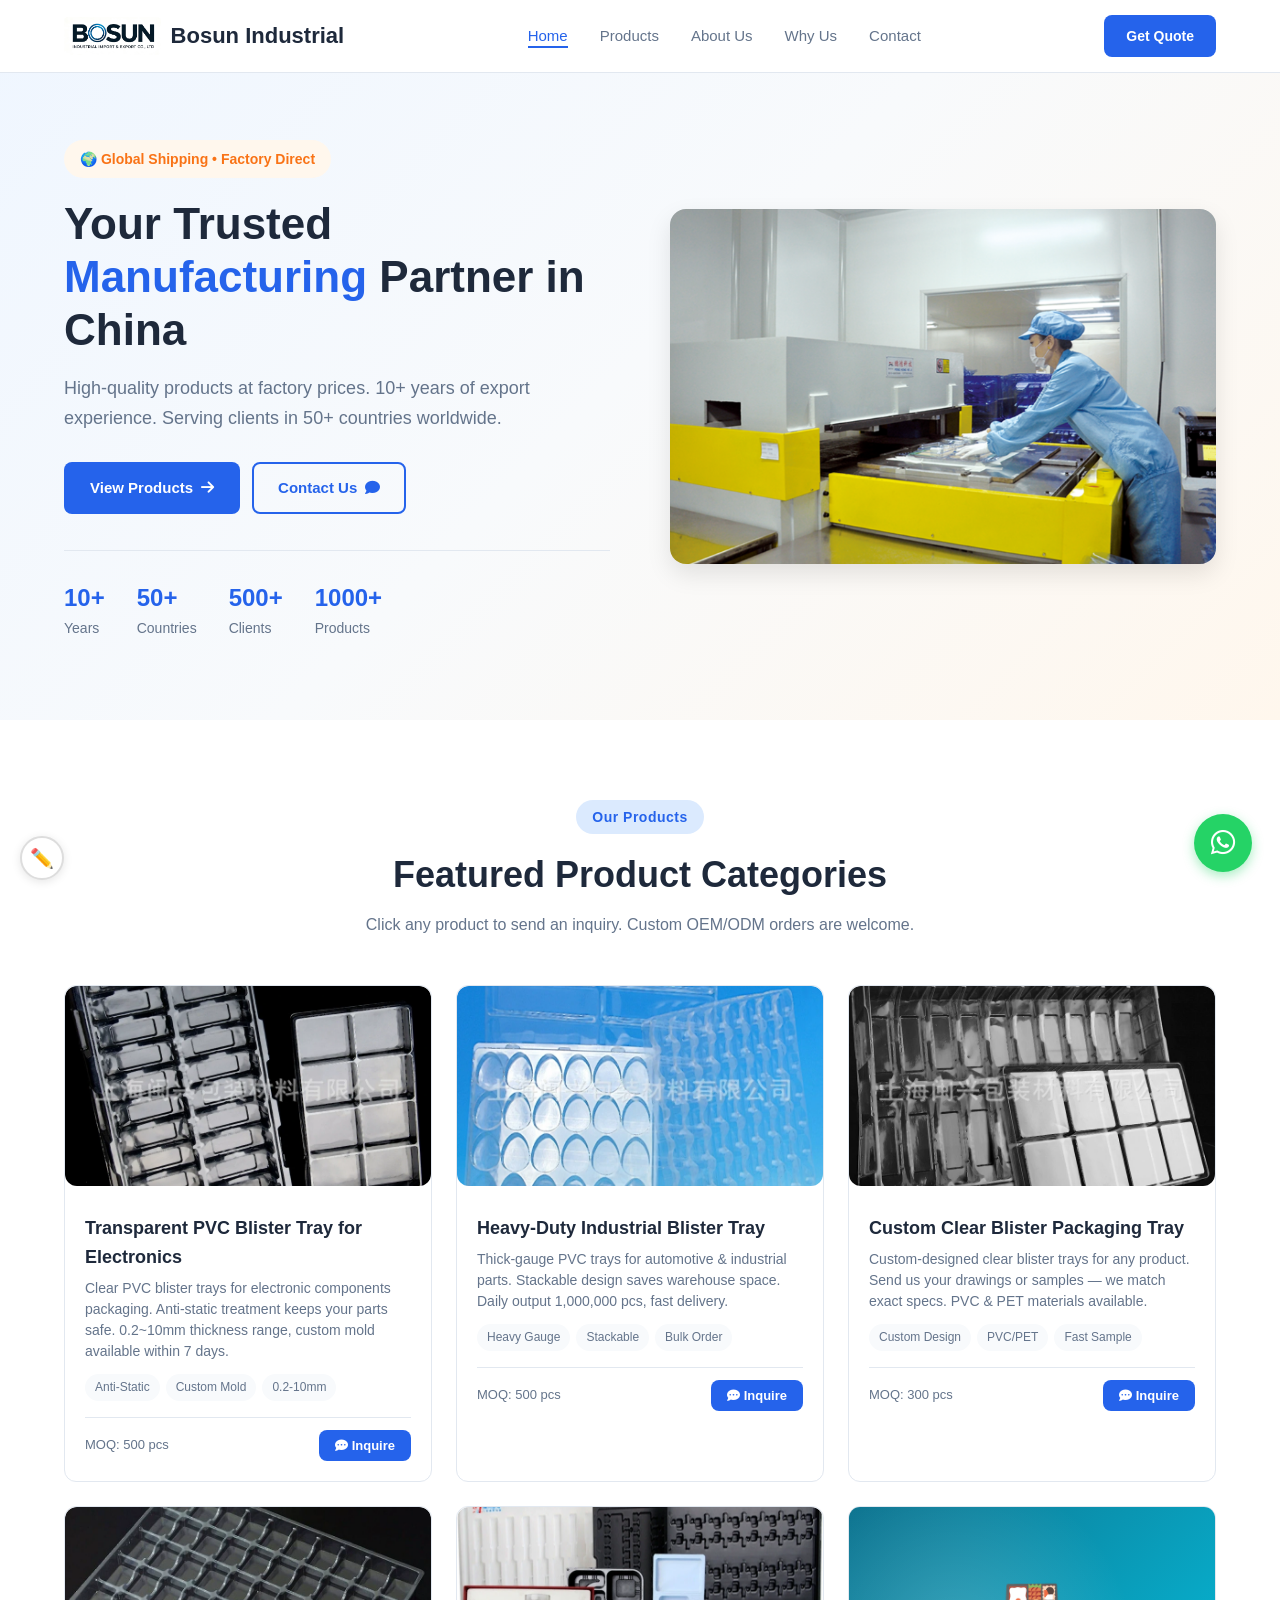
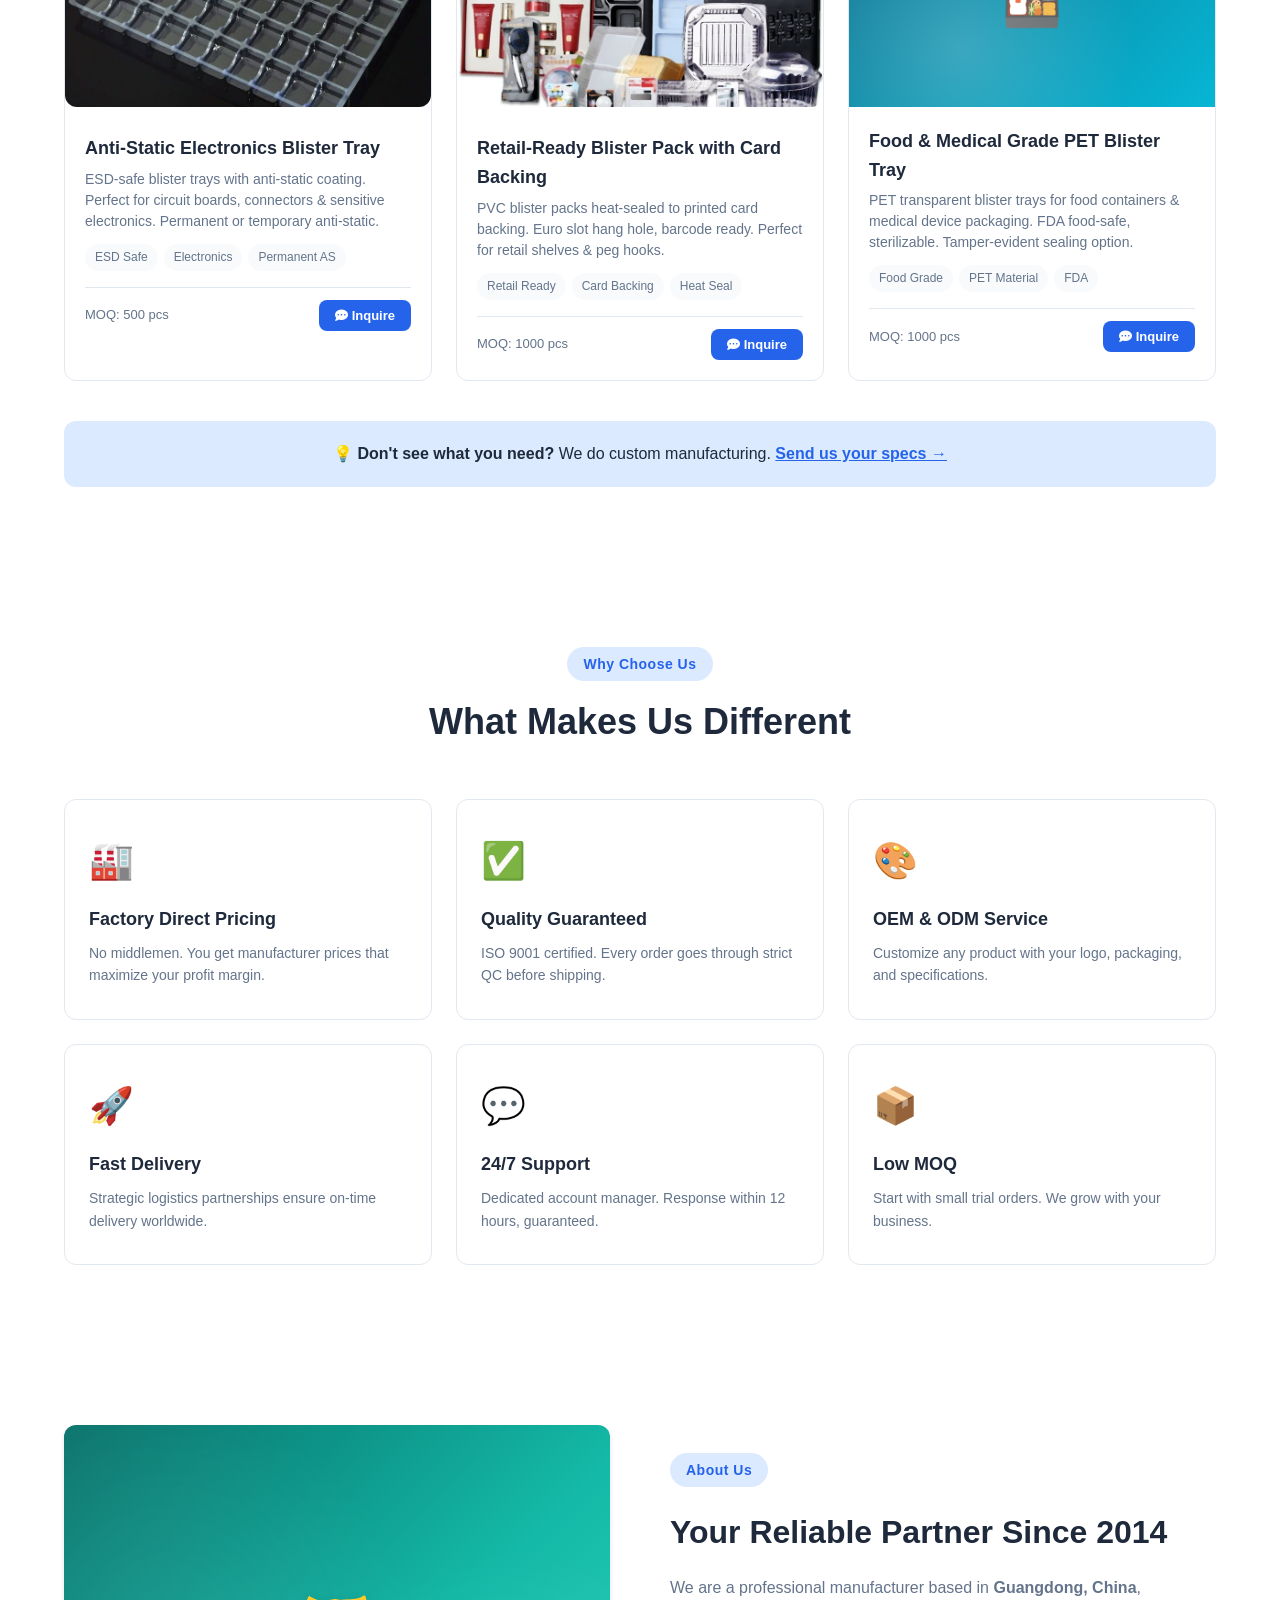
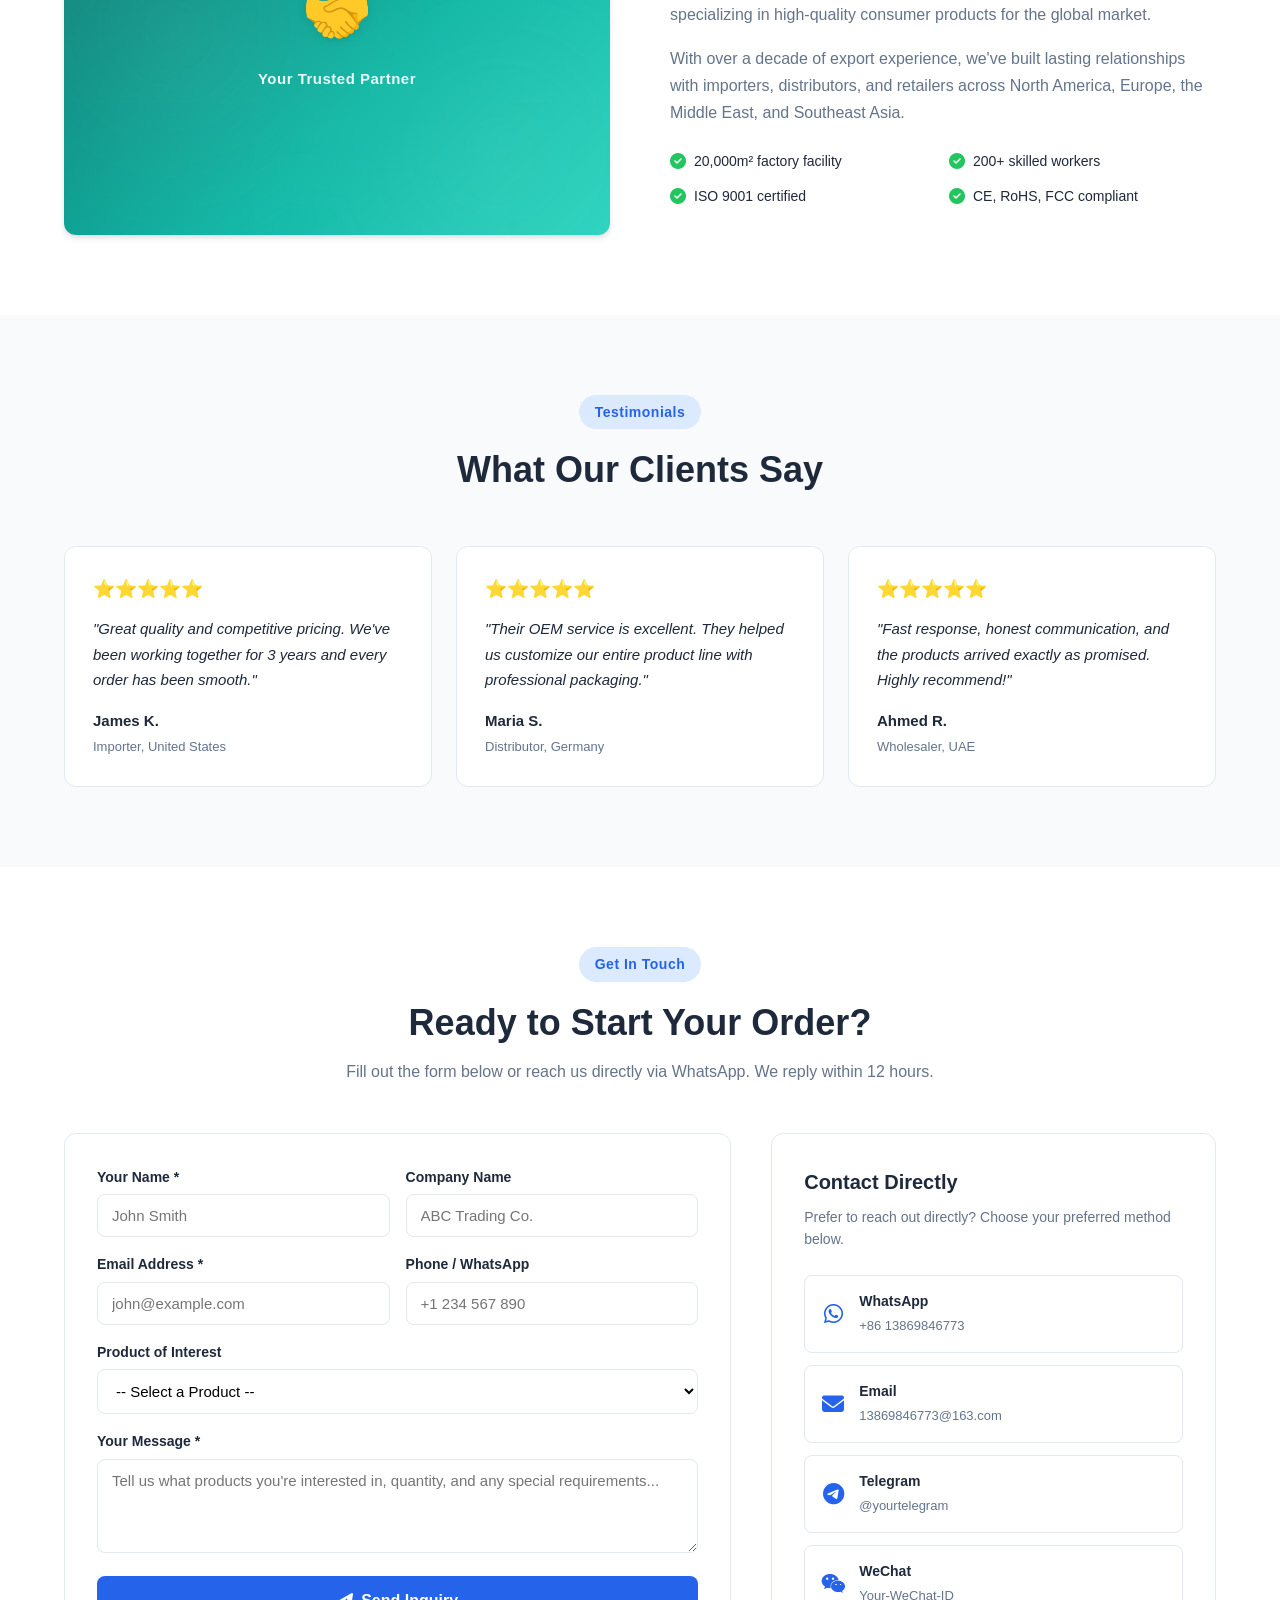
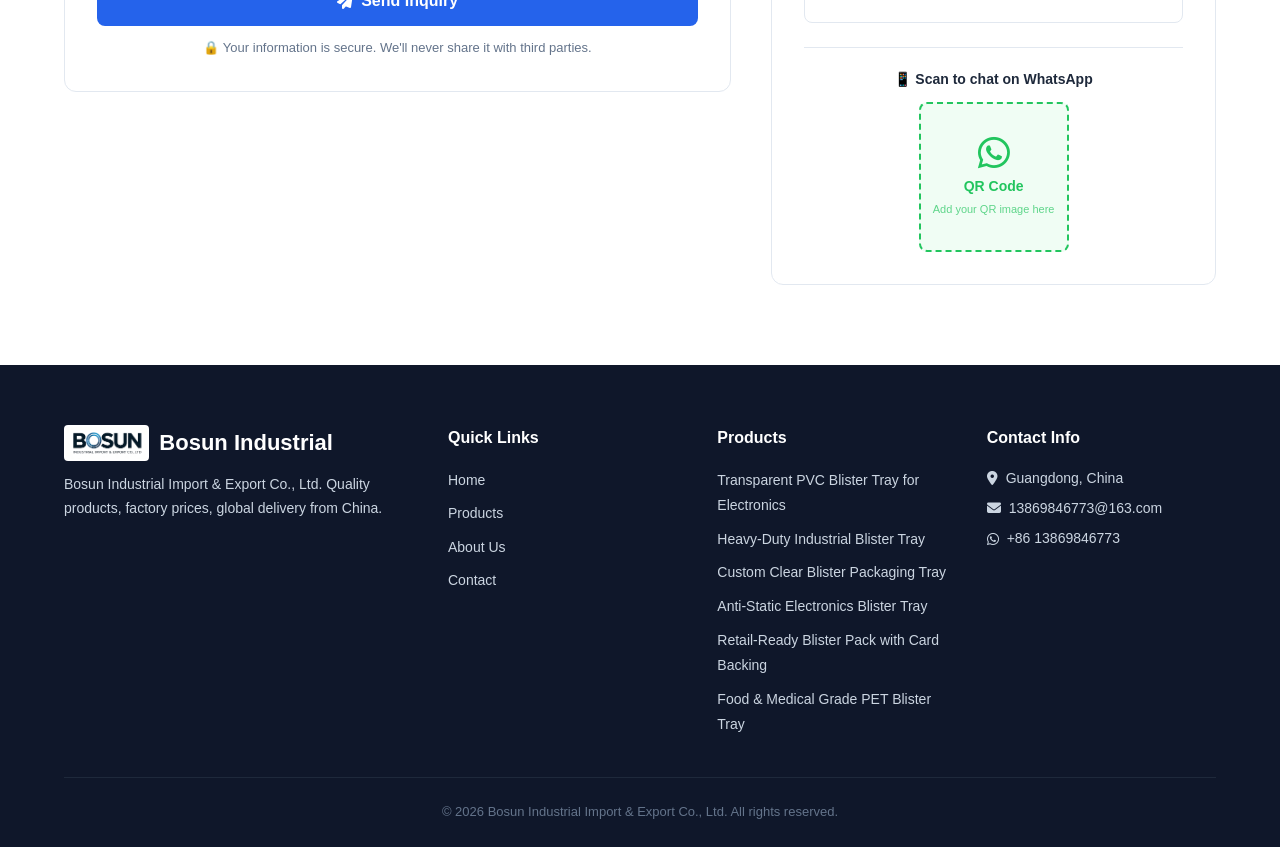
<file: index.html>
<!DOCTYPE html>
<html lang="en">
<head>
    <meta charset="UTF-8">
    <meta name="viewport" content="width=device-width, initial-scale=1.0">
    <meta name="description" content="Bosun Industrial - Professional manufacturer and supplier. Factory direct price, global shipping from China.">
    <title>Bosun Industrial Import & Export Co., Ltd</title>
    <link rel="stylesheet" href="css/style.css?v=20260721">
    <!-- Font Awesome - bootcdn for China access -->
    <link rel="stylesheet" href="https://cdn.bootcdn.net/ajax/libs/font-awesome/6.5.1/css/all.min.css">
</head>
<body>

    <!-- ========== Header / Navigation ========== -->
    <header class="header">
        <nav class="nav container">
            <a href="#" class="logo"><img src="images/LOGO.png" alt="Bosun Industrial" class="logo-img" data-editable-img="logo"> Bosun Industrial</a>
            <ul class="nav-menu" id="navMenu">
                <li><a href="#home" class="nav-link active">Home</a></li>
                <li><a href="#products" class="nav-link">Products</a></li>
                <li><a href="#about" class="nav-link">About Us</a></li>
                <li><a href="#why-us" class="nav-link">Why Us</a></li>
                <li><a href="#contact" class="nav-link">Contact</a></li>
            </ul>
            <a href="#contact" class="btn btn-primary nav-cta">Get Quote</a>
            <button class="hamburger" id="hamburger" aria-label="Menu">
                <span></span><span></span><span></span>
            </button>
        </nav>
    </header>

    <!-- ========== Hero Section ========== -->
    <section class="hero" id="home">
        <div class="container hero-content">
            <div class="hero-text">
                <span class="hero-badge" data-editable="">🌍 Global Shipping • Factory Direct</span>
                <h1 data-editable="">Your Trusted <span class="highlight">Manufacturing</span> Partner in China</h1>
                <p data-editable="">High-quality products at factory prices. 10+ years of export experience. Serving clients in 50+ countries worldwide.</p>
                <div class="hero-buttons">
                    <a href="#products" class="btn btn-primary">View Products <i class="fas fa-arrow-right"></i></a>
                    <a href="#contact" class="btn btn-outline">Contact Us <i class="fas fa-comment"></i></a>
                </div>
                <div class="hero-stats">
                    <div class="stat"><strong data-editable="">10+</strong> <span data-editable="">Years</span></div>
                    <div class="stat"><strong data-editable="">50+</strong> <span data-editable="">Countries</span></div>
                    <div class="stat"><strong data-editable="">500+</strong> <span data-editable="">Clients</span></div>
                    <div class="stat"><strong data-editable="">1000+</strong> <span data-editable="">Products</span></div>
                </div>
            </div>
            <div class="hero-image">
                <img src="images/2026721.png" alt="Bosun Industrial Factory" data-editable-img="hero-image" style="width:100%;border-radius:16px;box-shadow:0 10px 25px rgba(0,0,0,0.1);">
            </div>
        </div>
    </section>

    <!-- ========== Products Section ========== -->
    <section class="products section" id="products">
        <div class="container">
            <div class="section-header">
                <span class="section-tag" data-editable="">Our Products</span>
                <h2 data-editable="">Featured Product Categories</h2>
                <p data-editable="">Click any product to send an inquiry. Custom OEM/ODM orders are welcome.</p>
            </div>

            <div class="product-grid" id="productGrid">
                <!-- Product cards rendered by JS -->
            </div>

            <div class="products-note">
                <p>💡 <strong>Don't see what you need?</strong> We do custom manufacturing. <a href="#contact">Send us your specs →</a></p>
            </div>
        </div>
    </section>

    <!-- ========== Why Us Section ========== -->
    <section class="why-us section" id="why-us">
        <div class="container">
            <div class="section-header">
                <span class="section-tag" data-editable="">Why Choose Us</span>
                <h2 data-editable="">What Makes Us Different</h2>
            </div>
            <div class="features-grid">
                <div class="feature-card">
                    <div class="feature-icon">🏭</div>
                    <h3 data-editable="">Factory Direct Pricing</h3>
                    <p data-editable="">No middlemen. You get manufacturer prices that maximize your profit margin.</p>
                </div>
                <div class="feature-card">
                    <div class="feature-icon">✅</div>
                    <h3 data-editable="">Quality Guaranteed</h3>
                    <p data-editable="">ISO 9001 certified. Every order goes through strict QC before shipping.</p>
                </div>
                <div class="feature-card">
                    <div class="feature-icon">🎨</div>
                    <h3 data-editable="">OEM & ODM Service</h3>
                    <p data-editable="">Customize any product with your logo, packaging, and specifications.</p>
                </div>
                <div class="feature-card">
                    <div class="feature-icon">🚀</div>
                    <h3 data-editable="">Fast Delivery</h3>
                    <p data-editable="">Strategic logistics partnerships ensure on-time delivery worldwide.</p>
                </div>
                <div class="feature-card">
                    <div class="feature-icon">💬</div>
                    <h3 data-editable="">24/7 Support</h3>
                    <p data-editable="">Dedicated account manager. Response within 12 hours, guaranteed.</p>
                </div>
                <div class="feature-card">
                    <div class="feature-icon">📦</div>
                    <h3 data-editable="">Low MOQ</h3>
                    <p data-editable="">Start with small trial orders. We grow with your business.</p>
                </div>
            </div>
        </div>
    </section>

    <!-- ========== About Section ========== -->
    <section class="about section" id="about">
        <div class="container">
            <div class="about-grid">
                <div class="about-image">
                    <div class="img-placeholder team-bg" data-editable-img="about-image">
                        <div class="placeholder-icon">🤝</div>
                        <span>Your Trusted Partner</span>
                    </div>
                </div>
                <div class="about-text">
                    <span class="section-tag" data-editable="">About Us</span>
                    <h2 data-editable="">Your Reliable Partner Since 2014</h2>
                    <p data-editable="">We are a professional manufacturer based in <strong>Guangdong, China</strong>, specializing in high-quality consumer products for the global market.</p>
                    <p data-editable="">With over a decade of export experience, we've built lasting relationships with importers, distributors, and retailers across North America, Europe, the Middle East, and Southeast Asia.</p>
                    <div class="about-highlights">
                        <div><i class="fas fa-check-circle"></i> 20,000m² factory facility</div>
                        <div><i class="fas fa-check-circle"></i> 200+ skilled workers</div>
                        <div><i class="fas fa-check-circle"></i> ISO 9001 certified</div>
                        <div><i class="fas fa-check-circle"></i> CE, RoHS, FCC compliant</div>
                    </div>
                </div>
            </div>
        </div>
    </section>

    <!-- ========== Testimonials ========== -->
    <section class="testimonials section">
        <div class="container">
            <div class="section-header">
                <span class="section-tag" data-editable="">Testimonials</span>
                <h2 data-editable="">What Our Clients Say</h2>
            </div>
            <div class="testimonial-grid">
                <div class="testimonial-card">
                    <div class="stars">⭐⭐⭐⭐⭐</div>
                    <p data-editable="">"Great quality and competitive pricing. We've been working together for 3 years and every order has been smooth."</p>
                    <div class="client">
                        <strong data-editable="">James K.</strong>
                        <span data-editable="">Importer, United States</span>
                    </div>
                </div>
                <div class="testimonial-card">
                    <div class="stars">⭐⭐⭐⭐⭐</div>
                    <p data-editable="">"Their OEM service is excellent. They helped us customize our entire product line with professional packaging."</p>
                    <div class="client">
                        <strong data-editable="">Maria S.</strong>
                        <span data-editable="">Distributor, Germany</span>
                    </div>
                </div>
                <div class="testimonial-card">
                    <div class="stars">⭐⭐⭐⭐⭐</div>
                    <p data-editable="">"Fast response, honest communication, and the products arrived exactly as promised. Highly recommend!"</p>
                    <div class="client">
                        <strong data-editable="">Ahmed R.</strong>
                        <span data-editable="">Wholesaler, UAE</span>
                    </div>
                </div>
            </div>
        </div>
    </section>

    <!-- ========== Contact Section ========== -->
    <section class="contact section" id="contact">
        <div class="container">
            <div class="section-header">
                <span class="section-tag" data-editable="">Get In Touch</span>
                <h2 data-editable="">Ready to Start Your Order?</h2>
                <p data-editable="">Fill out the form below or reach us directly via WhatsApp. We reply within 12 hours.</p>
            </div>

            <div class="contact-grid">
                <!-- Contact Form -->
                <form class="contact-form" id="contactForm">
                    <div class="form-row">
                        <div class="form-group">
                            <label for="name">Your Name *</label>
                            <input type="text" id="name" name="name" placeholder="John Smith" required>
                        </div>
                        <div class="form-group">
                            <label for="company">Company Name</label>
                            <input type="text" id="company" name="company" placeholder="ABC Trading Co.">
                        </div>
                    </div>
                    <div class="form-row">
                        <div class="form-group">
                            <label for="email">Email Address *</label>
                            <input type="email" id="email" name="email" placeholder="john@example.com" required>
                        </div>
                        <div class="form-group">
                            <label for="phone">Phone / WhatsApp</label>
                            <input type="text" id="phone" name="phone" placeholder="+1 234 567 890">
                        </div>
                    </div>
                    <div class="form-group">
                        <label for="product">Product of Interest</label>
                        <select id="product" name="product">
                            <option value="">-- Select a Product --</option>
                        </select>
                    </div>
                    <div class="form-group">
                        <label for="message">Your Message *</label>
                        <textarea id="message" name="message" rows="4"
                                  placeholder="Tell us what products you're interested in, quantity, and any special requirements..."
                                  required></textarea>
                    </div>
                    <button type="submit" class="btn btn-primary btn-block">
                        <i class="fas fa-paper-plane"></i> Send Inquiry
                    </button>
                    <p class="form-note">🔒 Your information is secure. We'll never share it with third parties.</p>
                </form>

                <!-- Contact Info Sidebar -->
                <div class="contact-info">
                    <h3 data-editable="">Contact Directly</h3>
                    <p data-editable="">Prefer to reach out directly? Choose your preferred method below.</p>

                    <div class="contact-methods">
                        <a href="https://wa.me/8613869846773" class="contact-method" target="_blank" rel="noopener">
                            <i class="fab fa-whatsapp"></i>
                            <div>
                                <strong>WhatsApp</strong>
                                <span>+86 13869846773</span>
                            </div>
                        </a>
                        <a href="mailto:13869846773@163.com" class="contact-method">
                            <i class="fas fa-envelope"></i>
                            <div>
                                <strong>Email</strong>
                                <span>13869846773@163.com</span>
                            </div>
                        </a>
                        <a href="https://t.me/YOUR_TELEGRAM" class="contact-method" target="_blank" rel="noopener">
                            <i class="fab fa-telegram"></i>
                            <div>
                                <strong>Telegram</strong>
                                <span>@yourtelegram</span>
                            </div>
                        </a>
                        <div class="contact-method">
                            <i class="fab fa-weixin"></i>
                            <div>
                                <strong>WeChat</strong>
                                <span>Your-WeChat-ID</span>
                            </div>
                        </div>
                    </div>

                    <div class="contact-qr">
                        <p>📱 <strong>Scan to chat on WhatsApp</strong></p>
                        <div class="qr-placeholder" id="qrCode">
                            <i class="fab fa-whatsapp"></i>
                            <span>QR Code</span>
                            <small>Add your QR image here</small>
                        </div>
                    </div>
                </div>
            </div>
        </div>
    </section>

    <!-- ========== Footer ========== -->
    <footer class="footer">
        <div class="container">
            <div class="footer-grid">
                <div class="footer-brand">
                    <h3><img src="images/LOGO.png" alt="Bosun Industrial" class="logo-img" data-editable-img="logo"> <span data-editable="">Bosun Industrial</span></h3>
                    <p data-editable="">Bosun Industrial Import & Export Co., Ltd. Quality products, factory prices, global delivery from China.</p>
                </div>
                <div class="footer-links">
                    <h4>Quick Links</h4>
                    <ul>
                        <li><a href="#home">Home</a></li>
                        <li><a href="#products">Products</a></li>
                        <li><a href="#about">About Us</a></li>
                        <li><a href="#contact">Contact</a></li>
                    </ul>
                </div>
                <div class="footer-links">
                    <h4>Products</h4>
                    <ul id="footerProductLinks">
                        <!-- Rendered by JS -->
                    </ul>
                </div>
                <div class="footer-contact">
                    <h4>Contact Info</h4>
                    <p><i class="fas fa-map-marker-alt"></i> <span data-editable="">Guangdong, China</span></p>
                    <p><i class="fas fa-envelope"></i> <span data-editable="">13869846773@163.com</span></p>
                    <p><i class="fab fa-whatsapp"></i> <span data-editable="">+86 13869846773</span></p>
                </div>
            </div>
            <div class="footer-bottom">
                <p>&copy; 2026 Bosun Industrial Import & Export Co., Ltd. All rights reserved.</p>
            </div>
        </div>
    </footer>

    <!-- ========== Floating WhatsApp Button ========== -->
    <a href="https://wa.me/8613869846773" class="whatsapp-float" target="_blank" rel="noopener" aria-label="Chat on WhatsApp">
        <i class="fab fa-whatsapp"></i>
        <span class="whatsapp-tooltip">Chat with us!</span>
    </a>

    <!-- ========== Back to Top Button ========== -->
    <button class="back-to-top" id="backToTop" aria-label="Back to top">
        <i class="fas fa-chevron-up"></i>
    </button>

    <!-- ========== Edit Mode Toggle ========== -->
    <button class="edit-toggle-btn" id="editToggleBtn" title="Toggle Edit Mode" onclick="toggleEditMode()">
        ✏️
    </button>

    <!-- ========== Edit Toolbar ========== -->
    <div class="edit-toolbar" id="editToolbar">
        <span class="edit-toolbar-label">📝 Edit Mode</span>
        <button class="edit-tool-btn" onclick="exportHTML()" title="Download modified HTML file">📥 Download HTML</button>
        <button class="edit-tool-btn edit-tool-reset" onclick="resetEdits()" title="Restore all original text">🔄 Reset All</button>
        <button class="edit-tool-btn edit-tool-close" onclick="toggleEditMode()" title="Exit edit mode">✕ Close</button>
    </div>

    <script src="js/main.js?v=20260721"></script>
</body>
</html>
</file>
<file: css/style.css>
/* ============================================
   YourCompany - Product Showcase Website
   Professional Foreign Trade Template
   ============================================ */

/* ---------- CSS Variables ---------- */
:root {
    --primary: #2563eb;
    --primary-dark: #1d4ed8;
    --primary-light: #dbeafe;
    --accent: #f97316;
    --accent-light: #fff7ed;
    --text: #1e293b;
    --text-light: #64748b;
    --bg: #ffffff;
    --bg-gray: #f8fafc;
    --border: #e2e8f0;
    --shadow: 0 1px 3px rgba(0,0,0,0.08), 0 1px 2px rgba(0,0,0,0.06);
    --shadow-md: 0 4px 6px rgba(0,0,0,0.07), 0 2px 4px rgba(0,0,0,0.06);
    --shadow-lg: 0 10px 25px rgba(0,0,0,0.1);
    --radius: 12px;
    --radius-sm: 8px;
    --transition: 0.3s ease;
    --max-width: 1200px;
}

/* ---------- Reset & Base ---------- */
*, *::before, *::after {
    margin: 0;
    padding: 0;
    box-sizing: border-box;
}

html {
    scroll-behavior: smooth;
    scroll-padding-top: 80px;
    -webkit-tap-highlight-color: transparent; /* remove blue flash on tap */
    -webkit-text-size-adjust: 100%; /* prevent iOS text resize */
}

body {
    font-family: -apple-system, BlinkMacSystemFont, "Segoe UI", Roboto, "Helvetica Neue", Arial, sans-serif;
    color: var(--text);
    background: var(--bg);
    line-height: 1.6;
    -webkit-font-smoothing: antialiased;
}

img {
    max-width: 100%;
    height: auto;
    border-radius: var(--radius);
}

a {
    text-decoration: none;
    color: inherit;
}

ul {
    list-style: none;
}

/* ---------- Container ---------- */
.container {
    max-width: var(--max-width);
    margin: 0 auto;
    padding: 0 24px;
}

/* ---------- Section ---------- */
.section {
    padding: 80px 0;
}

.section-header {
    text-align: center;
    margin-bottom: 48px;
}

.section-tag {
    display: inline-block;
    background: var(--primary-light);
    color: var(--primary);
    padding: 6px 16px;
    border-radius: 50px;
    font-size: 14px;
    font-weight: 600;
    margin-bottom: 12px;
    letter-spacing: 0.5px;
}

.section-header h2 {
    font-size: 36px;
    font-weight: 700;
    color: var(--text);
    margin-bottom: 8px;
}

.section-header p {
    font-size: 16px;
    color: var(--text-light);
    max-width: 600px;
    margin: 0 auto;
}

/* ---------- Buttons ---------- */
.btn {
    display: inline-flex;
    align-items: center;
    gap: 8px;
    padding: 12px 24px;
    border-radius: var(--radius-sm);
    font-size: 15px;
    font-weight: 600;
    cursor: pointer;
    transition: var(--transition);
    border: 2px solid transparent;
    white-space: nowrap;
}

.btn-primary {
    background: var(--primary);
    color: #fff;
}

.btn-primary:hover {
    background: var(--primary-dark);
    transform: translateY(-1px);
    box-shadow: var(--shadow-md);
}

.btn-outline {
    background: transparent;
    color: var(--primary);
    border-color: var(--primary);
}

.btn-outline:hover {
    background: var(--primary-light);
}

.btn-block {
    width: 100%;
    justify-content: center;
    padding: 14px 24px;
    font-size: 16px;
}

/* ---------- Header / Navigation ---------- */
.header {
    position: fixed;
    top: 0;
    left: 0;
    width: 100%;
    z-index: 1000;
    background: rgba(255,255,255,0.95);
    backdrop-filter: blur(10px);
    border-bottom: 1px solid var(--border);
    transition: var(--transition);
}

.header.scrolled {
    box-shadow: var(--shadow);
}

.nav {
    display: flex;
    align-items: center;
    justify-content: space-between;
    height: 72px;
}

.logo {
    font-size: 22px;
    font-weight: 700;
    color: var(--text);
    display: flex;
    align-items: center;
    gap: 10px;
}

.logo-img {
    height: 38px;
    width: auto;
    border-radius: 4px;
}

.nav-menu {
    display: flex;
    gap: 32px;
}

.nav-link {
    font-size: 15px;
    font-weight: 500;
    color: var(--text-light);
    transition: var(--transition);
    position: relative;
}

.nav-link::after {
    content: '';
    position: absolute;
    bottom: -4px;
    left: 0;
    width: 0;
    height: 2px;
    background: var(--primary);
    transition: var(--transition);
}

.nav-link:hover,
.nav-link.active {
    color: var(--primary);
}

.nav-link:hover::after,
.nav-link.active::after {
    width: 100%;
}

.nav-cta {
    padding: 8px 20px;
    font-size: 14px;
}

.hamburger {
    display: none;
    flex-direction: column;
    gap: 5px;
    background: none;
    border: none;
    cursor: pointer;
    padding: 4px;
}

.hamburger span {
    display: block;
    width: 24px;
    height: 2px;
    background: var(--text);
    border-radius: 2px;
    transition: var(--transition);
}

.hamburger.active span:nth-child(1) {
    transform: rotate(45deg) translate(5px, 5px);
}

.hamburger.active span:nth-child(2) {
    opacity: 0;
}

.hamburger.active span:nth-child(3) {
    transform: rotate(-45deg) translate(5px, -5px);
}

/* ---------- Hero ---------- */
.hero {
    padding: 140px 0 80px;
    background: linear-gradient(135deg, #eff6ff 0%, #f8fafc 50%, #fff7ed 100%);
}

.hero-content {
    display: grid;
    grid-template-columns: 1fr 1fr;
    gap: 60px;
    align-items: center;
}

.hero-badge {
    display: inline-block;
    background: var(--accent-light);
    color: var(--accent);
    padding: 8px 16px;
    border-radius: 50px;
    font-size: 14px;
    font-weight: 600;
    margin-bottom: 20px;
}

.hero-text h1 {
    font-size: 44px;
    font-weight: 800;
    line-height: 1.2;
    margin-bottom: 16px;
    color: var(--text);
}

.highlight {
    color: var(--primary);
    position: relative;
}

.highlight::after {
    content: '';
    position: absolute;
    bottom: 2px;
    left: 0;
    width: 100%;
    height: 8px;
    background: var(--primary-light);
    border-radius: 4px;
    z-index: -1;
}

.hero-text p {
    font-size: 18px;
    color: var(--text-light);
    margin-bottom: 28px;
    line-height: 1.7;
}

.hero-buttons {
    display: flex;
    gap: 12px;
    margin-bottom: 36px;
}

.hero-stats {
    display: flex;
    gap: 32px;
    padding-top: 28px;
    border-top: 1px solid var(--border);
}

.stat strong {
    display: block;
    font-size: 24px;
    font-weight: 700;
    color: var(--primary);
}

.stat {
    font-size: 14px;
    color: var(--text-light);
}

.hero-image {
    width: 100%;
}

.hero-image img {
    width: 100%;
    border-radius: 16px;
    box-shadow: var(--shadow-lg);
}

/* ---------- Image Placeholders ---------- */
.img-placeholder {
    width: 100%;
    aspect-ratio: 4/3;
    border-radius: 16px;
    display: flex;
    flex-direction: column;
    align-items: center;
    justify-content: center;
    color: #fff;
    font-weight: 700;
    font-size: 16px;
    gap: 8px;
    box-shadow: var(--shadow-md);
    overflow: hidden;
    position: relative;
}

.img-placeholder::before {
    content: '';
    position: absolute;
    inset: 0;
    opacity: 0.15;
    background-image:
        radial-gradient(circle at 20% 50%, rgba(255,255,255,0.4) 0%, transparent 50%),
        radial-gradient(circle at 80% 80%, rgba(255,255,255,0.3) 0%, transparent 40%);
}

.placeholder-icon {
    font-size: 56px;
    position: relative;
    z-index: 1;
    filter: drop-shadow(0 2px 4px rgba(0,0,0,0.1));
}

.img-placeholder span {
    position: relative;
    z-index: 1;
    opacity: 0.9;
    font-size: 15px;
    letter-spacing: 0.5px;
}

/* Factory background */
.factory-bg {
    background: linear-gradient(135deg, #1e3a5f 0%, #2563eb 30%, #3b82f6 60%, #60a5fa 100%);
}

/* Team/office background */
.team-bg {
    background: linear-gradient(135deg, #0f766e 0%, #0d9488 30%, #14b8a6 60%, #2dd4bf 100%);
}

/* Product card placeholder backgrounds */
.product-placeholder-bg {
    width: 100%;
    height: 200px;
    display: flex;
    align-items: center;
    justify-content: center;
    font-size: 48px;
    position: relative;
    overflow: hidden;
}

.product-placeholder-bg::after {
    content: '';
    position: absolute;
    inset: 0;
    background: radial-gradient(circle at 30% 70%, rgba(255,255,255,0.2) 0%, transparent 60%);
}

.product-placeholder-bg.electronics { background: linear-gradient(135deg, #1e40af, #3b82f6); }
.product-placeholder-bg.kitchen   { background: linear-gradient(135deg, #b45309, #f59e0b); }
.product-placeholder-bg.outdoors  { background: linear-gradient(135deg, #166534, #22c55e); }
.product-placeholder-bg.blister   { background: linear-gradient(135deg, #0e7490, #06b6d4); }
.product-placeholder-bg.default-ph { background: linear-gradient(135deg, #6d28d9, #8b5cf6); }

/* ---------- Product Grid ---------- */
.product-grid {
    display: grid;
    grid-template-columns: repeat(3, 1fr);
    gap: 24px;
}

.product-card {
    background: var(--bg);
    border: 1px solid var(--border);
    border-radius: var(--radius);
    overflow: hidden;
    transition: var(--transition);
    cursor: pointer;
}

.product-card:hover {
    transform: translateY(-4px);
    box-shadow: var(--shadow-lg);
    border-color: var(--primary);
}

.product-card-image {
    width: 100%;
    height: 200px;
    object-fit: cover;
    background: var(--bg-gray);
}

.product-card-body {
    padding: 20px;
}

.product-card-body h3 {
    font-size: 18px;
    font-weight: 600;
    margin-bottom: 6px;
}

.product-card-body p {
    font-size: 14px;
    color: var(--text-light);
    margin-bottom: 12px;
    line-height: 1.5;
}

.product-tags {
    display: flex;
    flex-wrap: wrap;
    gap: 6px;
    margin-bottom: 16px;
}

.product-tag {
    display: inline-block;
    background: var(--bg-gray);
    padding: 4px 10px;
    border-radius: 20px;
    font-size: 12px;
    color: var(--text-light);
}

.product-card-footer {
    display: flex;
    align-items: center;
    justify-content: space-between;
    padding-top: 12px;
    border-top: 1px solid var(--border);
}

.product-moq {
    font-size: 13px;
    color: var(--text-light);
}

.btn-inquire {
    display: inline-flex;
    align-items: center;
    gap: 4px;
    background: var(--primary);
    color: #fff;
    padding: 8px 16px;
    border-radius: var(--radius-sm);
    font-size: 13px;
    font-weight: 600;
    transition: var(--transition);
    border: none;
    cursor: pointer;
}

.btn-inquire:hover {
    background: var(--primary-dark);
}

.products-note {
    text-align: center;
    margin-top: 40px;
    padding: 20px;
    background: var(--primary-light);
    border-radius: var(--radius);
}

.products-note a {
    color: var(--primary);
    font-weight: 600;
    text-decoration: underline;
}

/* ---------- Why Us / Features ---------- */
.features-grid {
    display: grid;
    grid-template-columns: repeat(3, 1fr);
    gap: 24px;
}

.feature-card {
    padding: 32px 24px;
    background: var(--bg);
    border: 1px solid var(--border);
    border-radius: var(--radius);
    transition: var(--transition);
}

.feature-card:hover {
    border-color: var(--primary);
    box-shadow: var(--shadow-md);
}

.feature-icon {
    font-size: 36px;
    margin-bottom: 16px;
}

.feature-card h3 {
    font-size: 18px;
    font-weight: 600;
    margin-bottom: 8px;
}

.feature-card p {
    font-size: 14px;
    color: var(--text-light);
    line-height: 1.6;
}

/* ---------- About ---------- */
.about-grid {
    display: grid;
    grid-template-columns: 1fr 1fr;
    gap: 60px;
    align-items: center;
}

.about-image img,
.about-image .img-placeholder {
    border-radius: var(--radius);
    box-shadow: var(--shadow-md);
    width: 100%;
}

.about-text h2 {
    font-size: 32px;
    font-weight: 700;
    margin-bottom: 16px;
    margin-top: 8px;
}

.about-text p {
    font-size: 16px;
    color: var(--text-light);
    margin-bottom: 16px;
    line-height: 1.7;
}

.about-highlights {
    display: grid;
    grid-template-columns: 1fr 1fr;
    gap: 12px;
    margin-top: 24px;
}

.about-highlights div {
    display: flex;
    align-items: center;
    gap: 8px;
    font-size: 14px;
    font-weight: 500;
}

.about-highlights i {
    color: #22c55e;
    font-size: 16px;
}

/* ---------- Testimonials ---------- */
.testimonials {
    background: var(--bg-gray);
}

.testimonial-grid {
    display: grid;
    grid-template-columns: repeat(3, 1fr);
    gap: 24px;
}

.testimonial-card {
    background: var(--bg);
    padding: 28px;
    border-radius: var(--radius);
    border: 1px solid var(--border);
}

.stars {
    font-size: 18px;
    margin-bottom: 12px;
}

.testimonial-card p {
    font-size: 15px;
    color: var(--text);
    line-height: 1.7;
    margin-bottom: 16px;
    font-style: italic;
}

.client strong {
    display: block;
    font-size: 15px;
}

.client span {
    font-size: 13px;
    color: var(--text-light);
}

/* ---------- Contact ---------- */
.contact-grid {
    display: grid;
    grid-template-columns: 1.2fr 0.8fr;
    gap: 40px;
    align-items: start;
}

.contact-form {
    background: var(--bg);
    padding: 32px;
    border: 1px solid var(--border);
    border-radius: var(--radius);
}

.form-row {
    display: grid;
    grid-template-columns: 1fr 1fr;
    gap: 16px;
}

.form-group {
    margin-bottom: 16px;
}

.form-group label {
    display: block;
    font-size: 14px;
    font-weight: 600;
    margin-bottom: 6px;
    color: var(--text);
}

.form-group input,
.form-group select,
.form-group textarea {
    width: 100%;
    padding: 12px 14px;
    border: 1px solid var(--border);
    border-radius: var(--radius-sm);
    font-size: 15px;
    font-family: inherit;
    transition: var(--transition);
    background: var(--bg);
}

.form-group input:focus,
.form-group select:focus,
.form-group textarea:focus {
    outline: none;
    border-color: var(--primary);
    box-shadow: 0 0 0 3px var(--primary-light);
}

.form-note {
    text-align: center;
    font-size: 13px;
    color: var(--text-light);
    margin-top: 12px;
}

/* Contact Info */
.contact-info {
    background: var(--bg);
    padding: 32px;
    border: 1px solid var(--border);
    border-radius: var(--radius);
    position: sticky;
    top: 96px;
}

.contact-info h3 {
    font-size: 20px;
    font-weight: 700;
    margin-bottom: 8px;
}

.contact-info > p {
    font-size: 14px;
    color: var(--text-light);
    margin-bottom: 24px;
}

.contact-methods {
    display: flex;
    flex-direction: column;
    gap: 12px;
    margin-bottom: 24px;
}

.contact-method {
    display: flex;
    align-items: center;
    gap: 12px;
    padding: 14px;
    border: 1px solid var(--border);
    border-radius: var(--radius-sm);
    transition: var(--transition);
}

a.contact-method:hover {
    border-color: var(--primary);
    background: var(--primary-light);
}

.contact-method i {
    font-size: 22px;
    color: var(--primary);
    width: 28px;
    text-align: center;
}

.contact-method strong {
    display: block;
    font-size: 14px;
}

.contact-method span {
    font-size: 13px;
    color: var(--text-light);
}

.contact-qr {
    text-align: center;
    padding-top: 20px;
    border-top: 1px solid var(--border);
}

.contact-qr p {
    font-size: 14px;
    margin-bottom: 12px;
}

.contact-qr img {
    border: 1px solid var(--border);
    padding: 8px;
    background: #fff;
}

/* QR Code Placeholder */
.qr-placeholder {
    width: 150px;
    height: 150px;
    margin: 0 auto;
    background: #f0fdf4;
    border: 2px dashed #22c55e;
    border-radius: var(--radius-sm);
    display: flex;
    flex-direction: column;
    align-items: center;
    justify-content: center;
    gap: 4px;
    color: #22c55e;
}

.qr-placeholder i {
    font-size: 36px;
}

.qr-placeholder span {
    font-size: 14px;
    font-weight: 600;
}

.qr-placeholder small {
    font-size: 11px;
    opacity: 0.7;
}

/* ---------- Footer ---------- */
.footer {
    background: #0f172a;
    color: #cbd5e1;
    padding: 60px 0 24px;
}

.footer-grid {
    display: grid;
    grid-template-columns: 1.5fr 1fr 1fr 1fr;
    gap: 40px;
    margin-bottom: 40px;
}

.footer-brand h3 {
    color: #fff;
    font-size: 22px;
    margin-bottom: 12px;
    display: flex;
    align-items: center;
    gap: 10px;
}

.footer-brand .logo-img {
    height: 36px;
    width: auto;
    border-radius: 4px;
    background: #fff;
    padding: 2px;
}

.footer-brand p {
    font-size: 14px;
    line-height: 1.7;
}

.footer-links h4,
.footer-contact h4 {
    color: #fff;
    font-size: 16px;
    margin-bottom: 16px;
}

.footer-links ul {
    display: flex;
    flex-direction: column;
    gap: 8px;
}

.footer-links a {
    font-size: 14px;
    color: #cbd5e1;
    transition: var(--transition);
}

.footer-links a:hover {
    color: #fff;
}

.footer-contact p {
    font-size: 14px;
    margin-bottom: 8px;
    display: flex;
    align-items: center;
    gap: 8px;
}

.footer-bottom {
    text-align: center;
    padding-top: 24px;
    border-top: 1px solid #1e293b;
    font-size: 13px;
    color: #64748b;
}

/* ---------- Floating WhatsApp ---------- */
.whatsapp-float {
    position: fixed;
    bottom: 28px;
    right: 28px;
    width: 58px;
    height: 58px;
    background: #25d366;
    color: #fff;
    border-radius: 50%;
    display: flex;
    align-items: center;
    justify-content: center;
    font-size: 28px;
    box-shadow: 0 4px 12px rgba(37,211,102,0.4);
    z-index: 999;
    transition: var(--transition);
    animation: pulse-whatsapp 2s infinite;
}

.whatsapp-float:hover {
    transform: scale(1.1);
    box-shadow: 0 6px 20px rgba(37,211,102,0.5);
}

.whatsapp-tooltip {
    position: absolute;
    right: 68px;
    background: #333;
    color: #fff;
    padding: 8px 14px;
    border-radius: 6px;
    font-size: 13px;
    white-space: nowrap;
    opacity: 0;
    pointer-events: none;
    transition: var(--transition);
}

.whatsapp-float:hover .whatsapp-tooltip {
    opacity: 1;
}

@keyframes pulse-whatsapp {
    0%, 100% { box-shadow: 0 4px 12px rgba(37,211,102,0.4); }
    50% { box-shadow: 0 4px 24px rgba(37,211,102,0.7); }
}

/* ---------- Back to Top ---------- */
.back-to-top {
    position: fixed;
    bottom: 100px;
    right: 28px;
    width: 44px;
    height: 44px;
    background: var(--bg);
    border: 1px solid var(--border);
    border-radius: 50%;
    display: flex;
    align-items: center;
    justify-content: center;
    cursor: pointer;
    font-size: 18px;
    color: var(--text-light);
    box-shadow: var(--shadow);
    z-index: 998;
    opacity: 0;
    visibility: hidden;
    transition: var(--transition);
}

.back-to-top.visible {
    opacity: 1;
    visibility: visible;
}

.back-to-top:hover {
    background: var(--primary);
    color: #fff;
    border-color: var(--primary);
}

/* ---------- Toast / Notification ---------- */
.toast {
    position: fixed;
    top: 24px;
    right: 24px;
    background: #22c55e;
    color: #fff;
    padding: 16px 24px;
    border-radius: var(--radius-sm);
    font-weight: 600;
    box-shadow: var(--shadow-lg);
    z-index: 9999;
    opacity: 0;
    transform: translateX(100%);
    transition: var(--transition);
}

.toast.show {
    opacity: 1;
    transform: translateX(0);
}

.toast.error {
    background: #ef4444;
}

/* ---------- Skeleton Loading ---------- */
@keyframes shimmer {
    0% { background-position: -200px 0; }
    100% { background-position: 200px 0; }
}

.skeleton {
    background: linear-gradient(90deg, #f0f0f0 25%, #e0e0e0 50%, #f0f0f0 75%);
    background-size: 400px 100%;
    animation: shimmer 1.5s infinite;
    border-radius: var(--radius-sm);
}

/* ---------- Responsive ---------- */

/* Tablet (1024px and below) */
@media (max-width: 1024px) {
    .product-grid,
    .features-grid {
        grid-template-columns: repeat(2, 1fr);
    }

    .contact-grid {
        grid-template-columns: 1fr;
    }

    .contact-info {
        position: static;
    }

    .footer-grid {
        grid-template-columns: 1fr 1fr;
    }

    .hero-text h1 {
        font-size: 36px;
    }
}

/* Mobile Landscape / Small Tablet (768px and below) */
@media (max-width: 768px) {
    /* --- Navigation --- */
    .nav {
        height: 64px;
    }

    .logo {
        font-size: 18px;
    }

    .nav-menu {
        position: fixed;
        top: 64px;
        left: 0;
        width: 100%;
        background: var(--bg);
        flex-direction: column;
        gap: 0;
        padding: 8px 0;
        border-bottom: 1px solid var(--border);
        box-shadow: var(--shadow-lg);
        transform: translateY(-120%);
        opacity: 0;
        pointer-events: none;
        transition: all 0.25s ease;
    }

    .nav-menu.active {
        transform: translateY(0);
        opacity: 1;
        pointer-events: auto;
    }

    .nav-menu li {
        width: 100%;
    }

    .nav-menu a {
        display: block;
        padding: 14px 24px;
        font-size: 16px;
        border-bottom: 1px solid var(--bg-gray);
    }

    .nav-cta {
        display: none;
    }

    .hamburger {
        display: flex;
        padding: 8px;
    }

    /* --- Hero --- */
    .hero {
        padding: 90px 0 40px;
    }

    .hero-content {
        grid-template-columns: 1fr;
        gap: 0;
        text-align: center;
    }

    .hero-text h1 {
        font-size: 26px;
    }

    .hero-text p {
        font-size: 15px;
        margin-bottom: 20px;
    }

    .hero-badge {
        font-size: 12px;
        padding: 6px 12px;
    }

    .hero-buttons {
        justify-content: center;
        flex-wrap: wrap;
    }

    .hero-buttons .btn {
        padding: 12px 20px;
        font-size: 14px;
    }

    .hero-stats {
        justify-content: center;
        flex-wrap: wrap;
        gap: 16px;
        padding-top: 20px;
    }

    .stat strong {
        font-size: 20px;
    }

    .stat {
        font-size: 12px;
    }

    .hero-image {
        display: none;
    }

    /* --- Sections --- */
    .section {
        padding: 48px 0;
    }

    .section-header {
        margin-bottom: 32px;
    }

    .section-header h2 {
        font-size: 24px;
    }

    .section-header p {
        font-size: 14px;
    }

    /* --- Products --- */
    .product-grid {
        grid-template-columns: 1fr;
        gap: 16px;
    }

    .product-card-body h3 {
        font-size: 16px;
    }

    .product-card-body p {
        font-size: 13px;
    }

    .btn-inquire {
        padding: 10px 16px;
        font-size: 14px;
    }

    /* --- Features --- */
    .features-grid {
        grid-template-columns: 1fr 1fr;
        gap: 12px;
    }

    .feature-card {
        padding: 20px 16px;
    }

    .feature-icon {
        font-size: 28px;
        margin-bottom: 8px;
    }

    .feature-card h3 {
        font-size: 15px;
    }

    .feature-card p {
        font-size: 13px;
    }

    /* --- About --- */
    .about-grid {
        grid-template-columns: 1fr;
        gap: 24px;
    }

    .about-text h2 {
        font-size: 24px;
    }

    .about-text p {
        font-size: 14px;
    }

    .about-highlights {
        grid-template-columns: 1fr;
        gap: 8px;
    }

    .about-highlights div {
        font-size: 13px;
    }

    /* --- Testimonials --- */
    .testimonial-grid {
        grid-template-columns: 1fr;
        gap: 12px;
    }

    .testimonial-card {
        padding: 20px;
    }

    /* --- Contact Form --- */
    .contact-form {
        padding: 20px;
    }

    .form-row {
        grid-template-columns: 1fr;
    }

    .form-group label {
        font-size: 13px;
    }

    .form-group input,
    .form-group select,
    .form-group textarea {
        padding: 14px 12px;
        font-size: 16px; /* prevent iOS zoom on focus */
    }

    .btn-block {
        padding: 16px;
        font-size: 16px;
    }

    .contact-method {
        padding: 12px;
    }

    .contact-method strong {
        font-size: 13px;
    }

    .contact-method span {
        font-size: 12px;
    }

    /* --- Footer --- */
    .footer {
        padding: 40px 0 20px;
    }

    .footer-grid {
        grid-template-columns: 1fr;
        gap: 24px;
    }

    .footer-brand h3 {
        font-size: 18px;
    }

    /* --- Floating Buttons --- */
    .whatsapp-float {
        width: 50px;
        height: 50px;
        bottom: 20px;
        right: 16px;
        font-size: 24px;
    }

    .back-to-top {
        bottom: 80px;
        right: 16px;
        width: 38px;
        height: 38px;
        font-size: 16px;
    }

    /* --- Notifications --- */
    .toast {
        top: auto;
        bottom: 24px;
        right: 16px;
        left: 16px;
        text-align: center;
        font-size: 14px;
    }
}

/* Small Phone (480px and below) */
@media (max-width: 480px) {
    .container {
        padding: 0 16px;
    }

    .hero-text h1 {
        font-size: 22px;
    }

    .hero-buttons {
        flex-direction: column;
        gap: 8px;
    }

    .hero-buttons .btn {
        width: 100%;
        justify-content: center;
    }

    .hero-stats {
        gap: 10px;
    }

    .stat strong {
        font-size: 18px;
    }

    .features-grid {
        grid-template-columns: 1fr;
    }

    .product-placeholder-bg {
        height: 160px;
        font-size: 36px;
    }

    .img-placeholder {
        aspect-ratio: 3/2;
    }

    .placeholder-icon {
        font-size: 40px;
    }

    .section-header h2 {
        font-size: 22px;
    }

    .about-text h2 {
        font-size: 22px;
    }

    .qr-placeholder {
        width: 120px;
        height: 120px;
    }

    .qr-placeholder i {
        font-size: 28px;
    }

    .whatsapp-tooltip {
        display: none;
    }
}

/* ========== Edit Mode ========== */
/* Edit toggle button */
.edit-toggle-btn {
    position: fixed;
    bottom: 20px;
    left: 20px;
    z-index: 9999;
    width: 44px;
    height: 44px;
    background: #fff;
    border: 2px solid #ddd;
    border-radius: 50%;
    font-size: 1.2rem;
    cursor: pointer;
    box-shadow: 0 2px 10px rgba(0,0,0,0.1);
    transition: all 0.3s;
    display: flex;
    align-items: center;
    justify-content: center;
}
.edit-toggle-btn:hover {
    border-color: var(--primary);
    box-shadow: 0 4px 15px rgba(37,99,235,0.2);
}
.edit-toggle-btn.active {
    background: var(--primary);
    border-color: var(--primary);
    color: #fff;
}

/* Edit toolbar */
.edit-toolbar {
    display: none;
    position: fixed;
    bottom: 20px;
    left: 75px;
    z-index: 9999;
    background: #1e293b;
    color: #fff;
    border-radius: 12px;
    padding: 10px 15px;
    gap: 10px;
    align-items: center;
    box-shadow: 0 4px 20px rgba(0,0,0,0.2);
    flex-wrap: wrap;
}
.edit-toolbar.show { display: flex; }
.edit-toolbar-label {
    font-size: 13px;
    font-weight: 600;
    margin-right: 5px;
    white-space: nowrap;
}
.edit-tool-btn {
    padding: 7px 14px;
    border-radius: 6px;
    font-size: 12px;
    font-weight: 600;
    cursor: pointer;
    border: none;
    background: rgba(255,255,255,0.15);
    color: #fff;
    transition: all 0.2s;
    white-space: nowrap;
}
.edit-tool-btn:hover { background: rgba(255,255,255,0.25); }
.edit-tool-reset { background: rgba(239,68,68,0.4); }
.edit-tool-reset:hover { background: rgba(239,68,68,0.6); }
.edit-tool-close { background: rgba(255,255,255,0.1); }

/* Editable element highlight */
.editing-active [data-editable] {
    outline: 2px dashed rgba(37,99,235,0.4);
    outline-offset: 3px;
    border-radius: 4px;
    cursor: text;
    transition: outline 0.15s;
}
.editing-active [data-editable]:hover {
    outline-color: rgba(37,99,235,0.8);
    background: rgba(37,99,235,0.04);
}
.editing-active [data-editable]:focus {
    outline: 2px solid var(--primary);
    background: rgba(37,99,235,0.06);
}

/* Disable pointer events on links during edit */
.editing-active a { pointer-events: none; }
.editing-active button:not(.edit-toggle-btn):not(.edit-tool-btn) { pointer-events: none; }

/* Editable image overlay */
.editing-active [data-editable-img] {
    position: relative;
    cursor: pointer;
    outline: 2px dashed rgba(239,68,68,0.5);
    outline-offset: 3px;
    border-radius: 4px;
}
.editing-active [data-editable-img]:hover {
    outline-color: rgba(239,68,68,0.9);
}
.editing-active [data-editable-img]::after {
    content: '📷 Click to Change';
    position: absolute;
    top: 50%;
    left: 50%;
    transform: translate(-50%, -50%);
    background: rgba(0,0,0,0.7);
    color: #fff;
    padding: 8px 16px;
    border-radius: 6px;
    font-size: 13px;
    font-weight: 600;
    pointer-events: none;
    z-index: 5;
    white-space: nowrap;
    opacity: 0;
    transition: opacity 0.2s;
}
.editing-active [data-editable-img]:hover::after {
    opacity: 1;
}
/* For img tags inside editable containers */
.editing-active [data-editable-img] img {
    pointer-events: none;
}

/* Edit mode body indicator */
body.editing-active { padding-bottom: 60px; }

@media (max-width: 768px) {
    .edit-toggle-btn {
        bottom: 80px;
        left: 12px;
        width: 38px;
        height: 38px;
        font-size: 1rem;
    }
    .edit-toolbar {
        bottom: 80px;
        left: 60px;
        right: 10px;
        padding: 8px 10px;
        gap: 5px;
    }
    .edit-tool-btn { padding: 6px 10px; font-size: 11px; }
    .edit-toolbar-label { font-size: 11px; }
}
</file>
